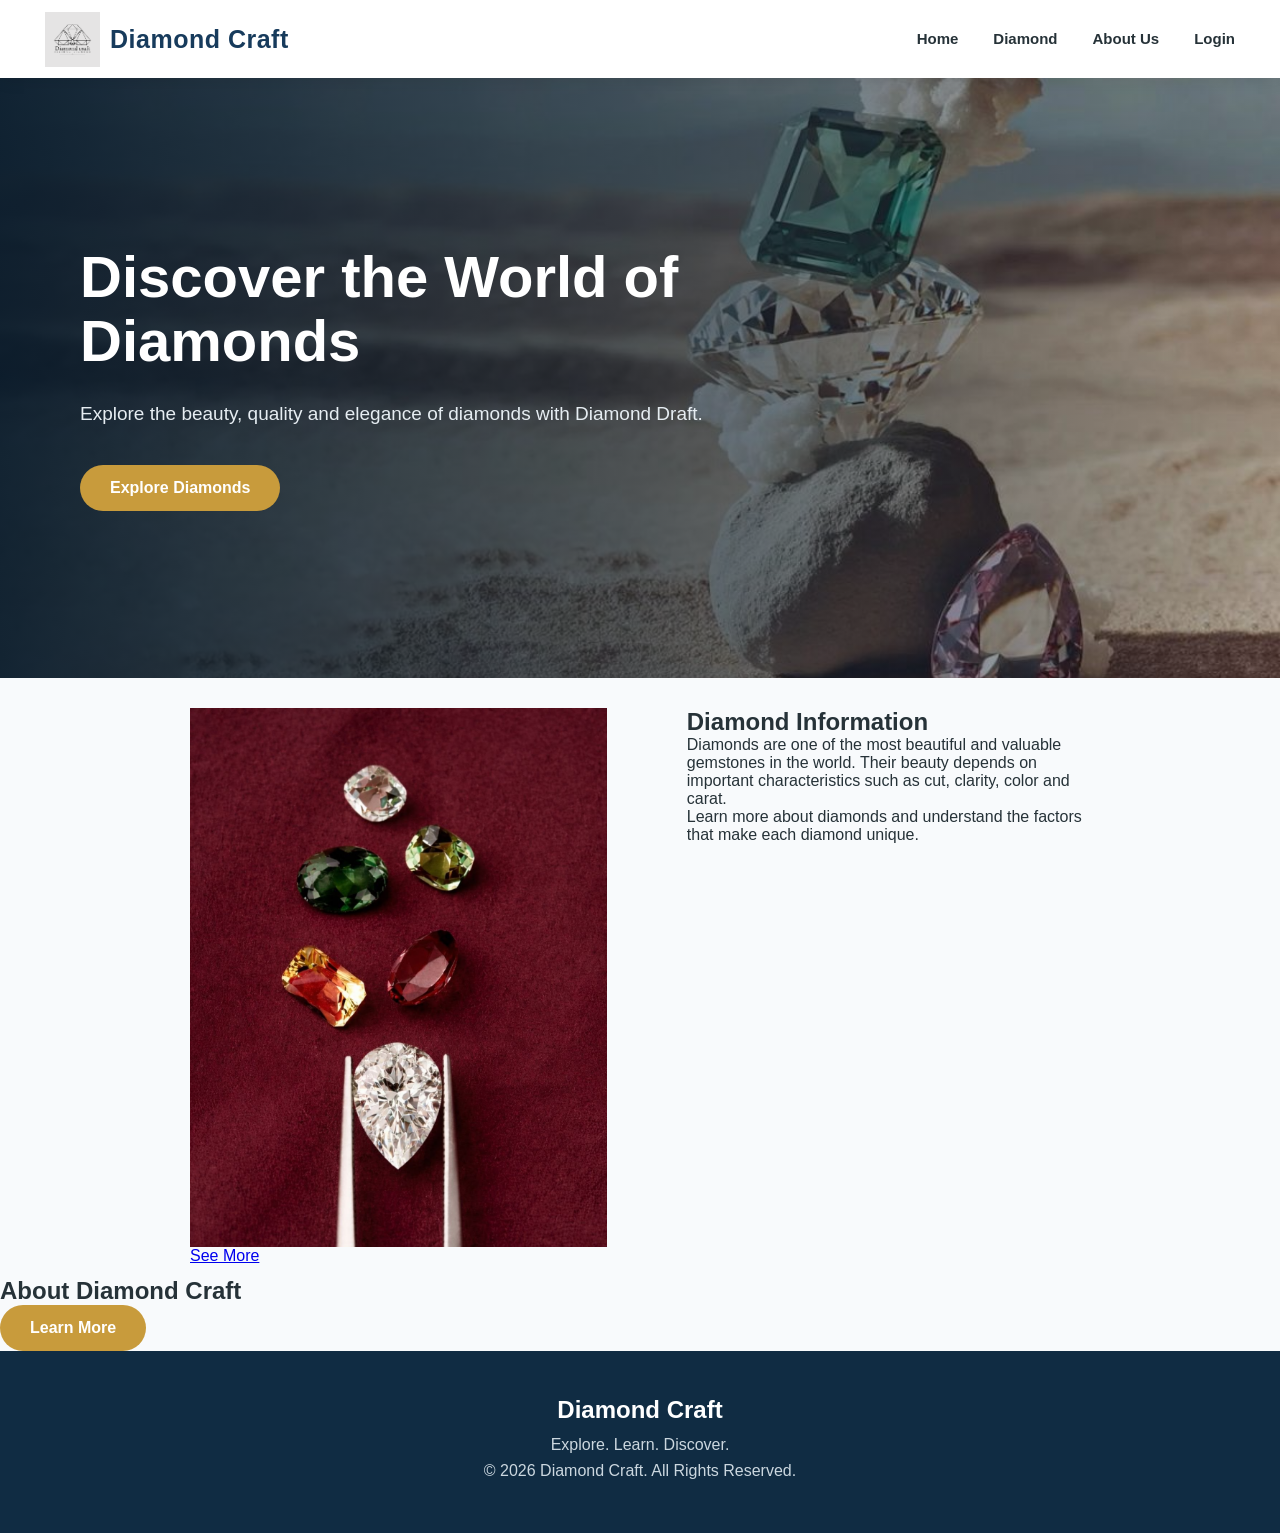
<file: index.html>
<!DOCTYPE html>
<html lang="en">
<head>
    <meta charset="UTF-8">
    <meta name="viewport" content="width=device-width, initial-scale=1.0">
    <title>Diamond Draft</title>
    <link rel="stylesheet" href="style.css">
</head>

<body>

<header>
    <nav class="navbar">

        <div class="logo">
             <img src="Diamond craft.png" alt="Diamond Draft Logo">
             Diamond Craft
        </div>

        <ul class="nav-links">
            <li><a href="index.html">Home</a></li>
            <li><a href="diamond.html">Diamond</a></li>
            <li><a href="about.html">About Us</a></li>

            <li class="login-dropdown">
                <button onclick="toggleLogin()">Login</button>

                <div class="dropdown-menu" id="loginMenu">
                    <a href="admin-login.html">Admin Login</a>
                    <a href="new-user.html">New User</a>
                </div>
            </li>
        </ul>

    </nav>
</header>


<section class="hero">

    <div class="hero-content">
        <h1>Discover the World of Diamonds</h1>

        <p>
            Explore the beauty, quality and elegance of diamonds
            with Diamond Draft.
        </p>

        <a href="diamond.html" class="hero-button">
            Explore Diamonds
        </a>
    </div>

</section>


<section class="diamond-section">

    <div class="diamond-image">
        <img src="WhatsApp Image 2026-09-27 at 7.56.11 PM.jpeg"
             alt="Diamond">
        
        <a href="diamond.html" class="see-more">
            See More
        </a>
    </div>


    <div class="diamond-text">

        <h2>Diamond Information</h2>

        <p>
            Diamonds are one of the most beautiful and valuable
            gemstones in the world. Their beauty depends on important
            characteristics such as cut, clarity, color and carat.
        </p>

        <p>
            Learn more about diamonds and understand the factors
            that make each diamond unique.
        </p>

    </div>

</section>




   

<section class="about-preview">

    <h2>About Diamond Craft</h2>

    

    <a href="about.html" class="main-button">
        Learn More
    </a>

</section>


<footer>

    <div class="footer-content">

        <h2> Diamond Craft</h2>

        <p>
            Explore. Learn. Discover.
        </p>

        <p>
            © 2026 Diamond Craft. All Rights Reserved.
        </p>

    </div>

</footer>


<script src="script.js"></script>

</body>
</html>
</file>
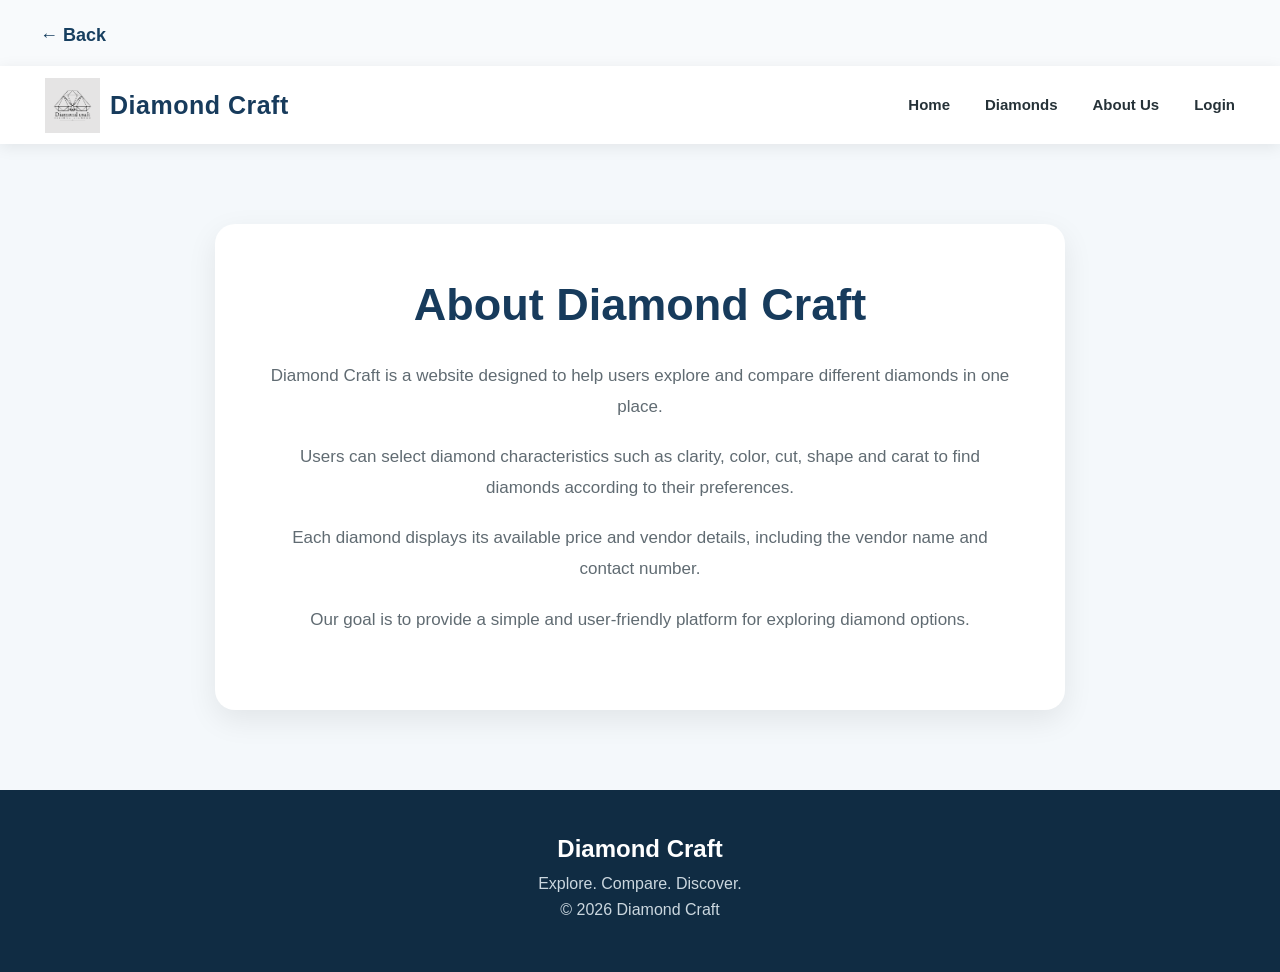
<file: about.html>
<!DOCTYPE html>
<html lang="en">

<head>

    <meta charset="UTF-8">

    <meta name="viewport" content="width=device-width, initial-scale=1.0">

    <title>About Us - Diamond Draft</title>

    <link rel="stylesheet" href="style.css">

</head>

<body>

<button class="back-btn" onclick="goBack()">← Back</button>
<header>

    <nav class="navbar">

        <div class="logo">
            <img src="Diamond craft.png" alt="Diamond Draft Logo">
            Diamond Craft
        </div>


        <ul class="nav-links">

            <li>
                <a href="index.html">
                    Home
                </a>
            </li>

            <li>
                <a href="diamonds.html">
                    Diamonds
                </a>
            </li>

            <li>
                <a href="about.html">
                    About Us
                </a>
            </li>


            <li class="login-dropdown">

                <button onclick="toggleLogin()">
                    Login 
                </button>


                <div class="dropdown-menu" id="loginMenu">

                    <a href="admin-login.html">
                        Admin Login
                    </a>

                    <a href="new-user.html">
                        New User
                    </a>

                </div>

            </li>

        </ul>

    </nav>

</header>



<section class="about-page">

    <div class="about-content">

        <h1>
            About Diamond Craft
        </h1>


        <p>
            Diamond Craft is a website designed to help users
            explore and compare different diamonds in one place.
        </p>


        <p>
            Users can select diamond characteristics such as
            clarity, color, cut, shape and carat to find diamonds
            according to their preferences.
        </p>


        <p>
            Each diamond displays its available price and vendor
            details, including the vendor name and contact number.
        </p>


        <p>
            Our goal is to provide a simple and user-friendly
            platform for exploring diamond options.
        </p>

    </div>

</section>



<footer>

    <h2>
        Diamond Craft
    </h2>

    <p>
        Explore. Compare. Discover.
    </p>

    <p>
        © 2026 Diamond Craft
    </p>

</footer>



<script src="script.js"></script>

</body>

</html>
</file>
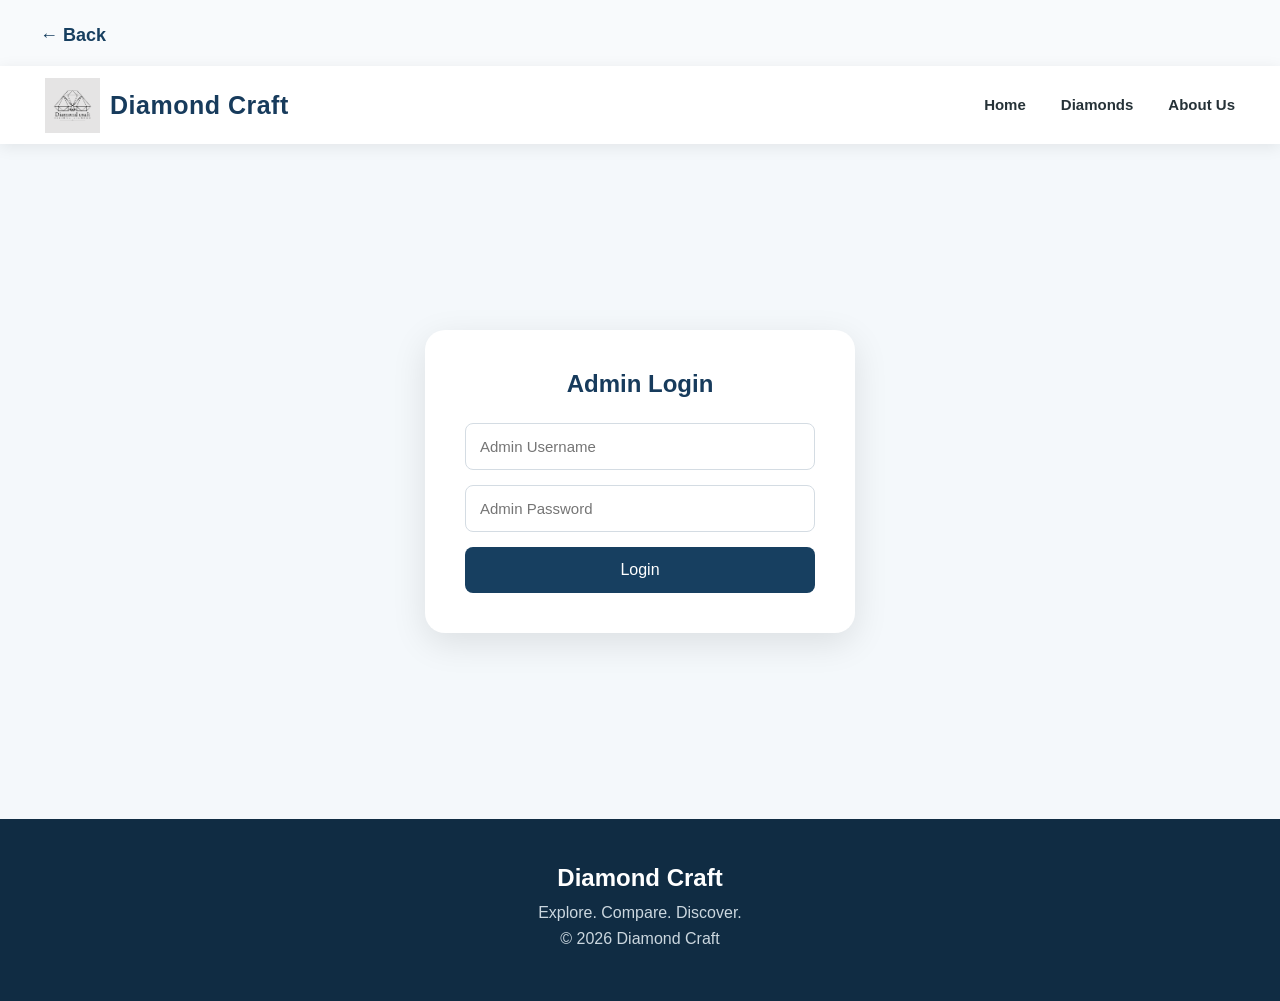
<file: admin-login.html>
<!DOCTYPE html>
<html lang="en">

<head>

    <meta charset="UTF-8">

    <meta name="viewport"
          content="width=device-width, initial-scale=1.0">

    <title>Admin Login - Diamond Draft</title>

    <link rel="stylesheet" href="style.css">

</head>

<body>
    <button class="back-btn" onclick="goBack()">← Back</button>

<header>

    <nav class="navbar">

        <div class="logo">
            <img src="Diamond craft.png" alt="Diamond Draft Logo">
             Diamond Craft
        </div>

        <ul class="nav-links">

            <li>
                <a href="index.html">Home</a>
            </li>

            <li>
                <a href="diamond.html">Diamonds</a>
            </li>

            <li>
                <a href="about.html">About Us</a>
            </li>

        </ul>

    </nav>

</header>


<section class="form-section">

    <div class="form-box">

        <h2>
            Admin Login
        </h2>

        <form action="register.php" method="POST">

            <input
                type="text"
                name="username"
                placeholder="Admin Username"
                required>

            <input
                type="password"
                name="password"
                placeholder="Admin Password"
                required>

            <button type="submit">
                Login
            </button>

        </form>

    </div>

</section>


<footer>

    <h2>
         Diamond Craft
    </h2>

    <p>
        Explore. Compare. Discover.
    </p>

    <p>
        © 2026 Diamond Craft
    </p>

</footer>
<script src="script.js"></script>

</body>

</html>
</file>
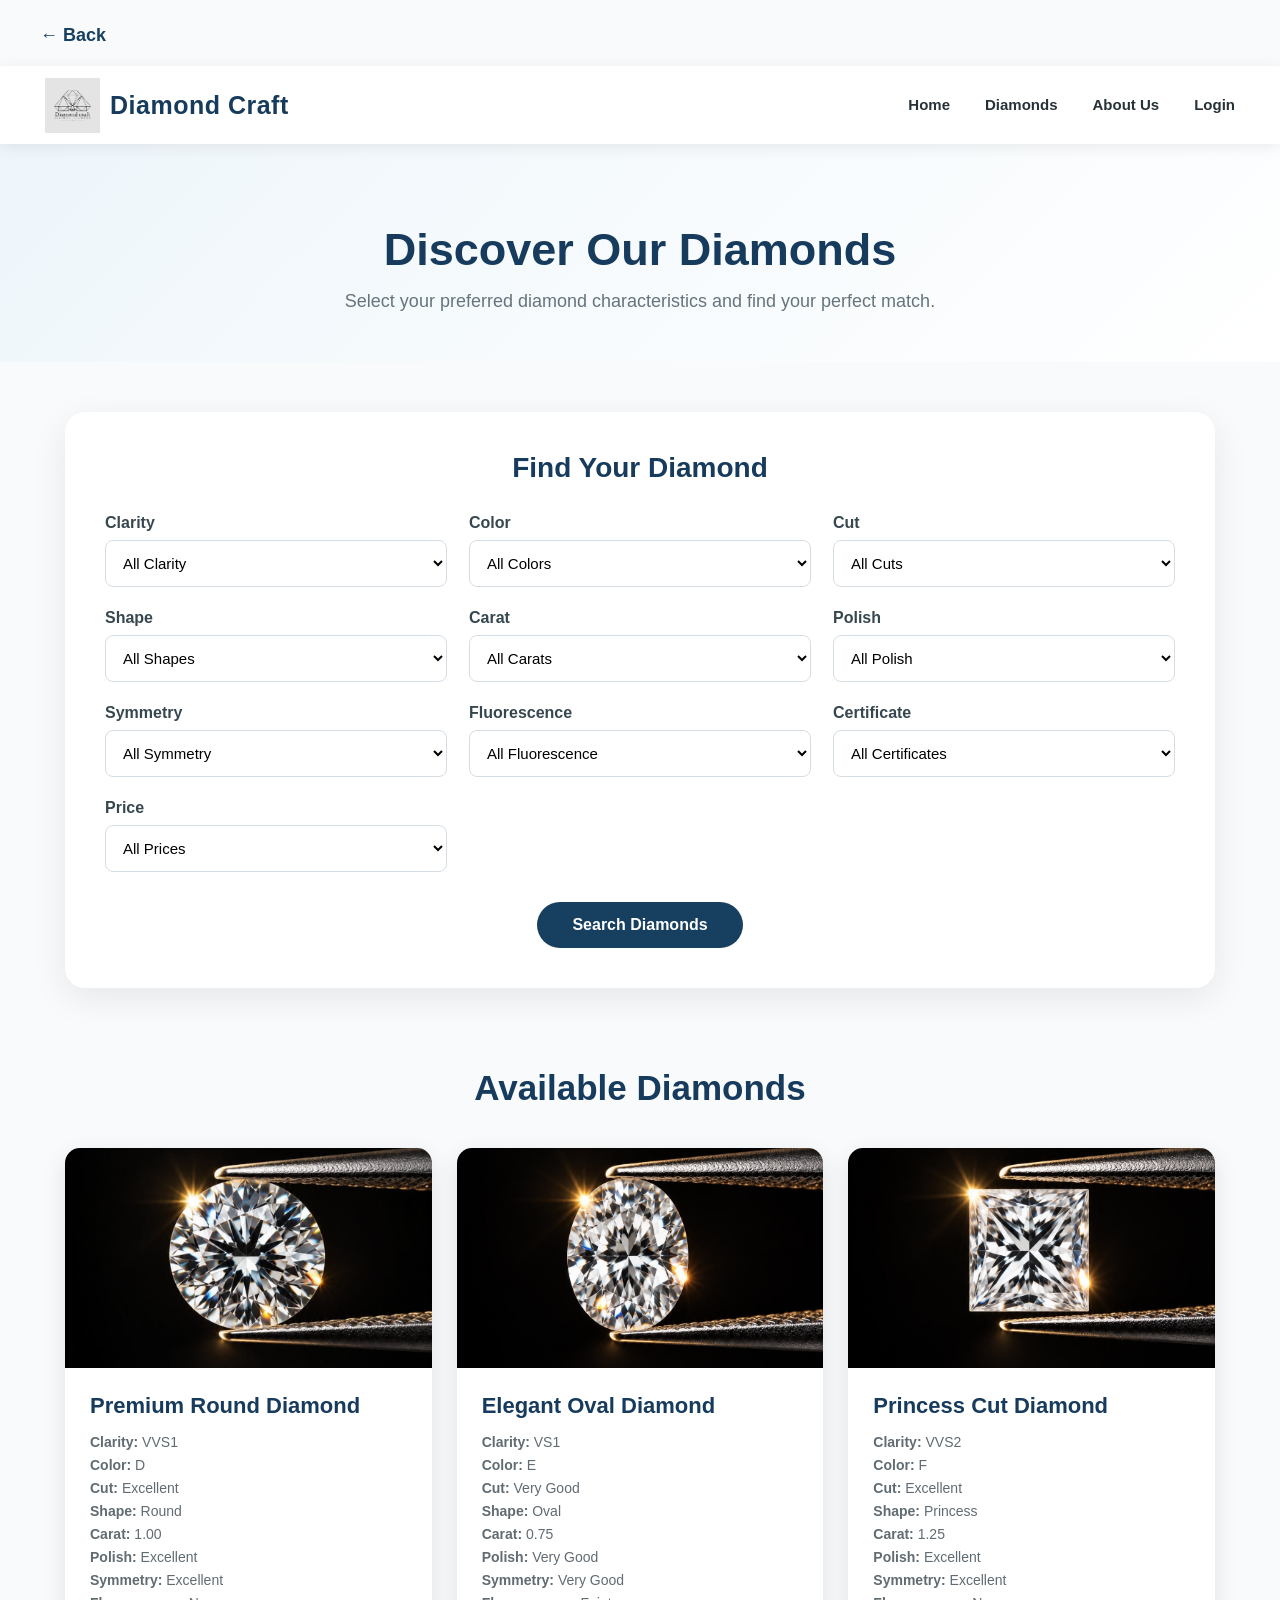
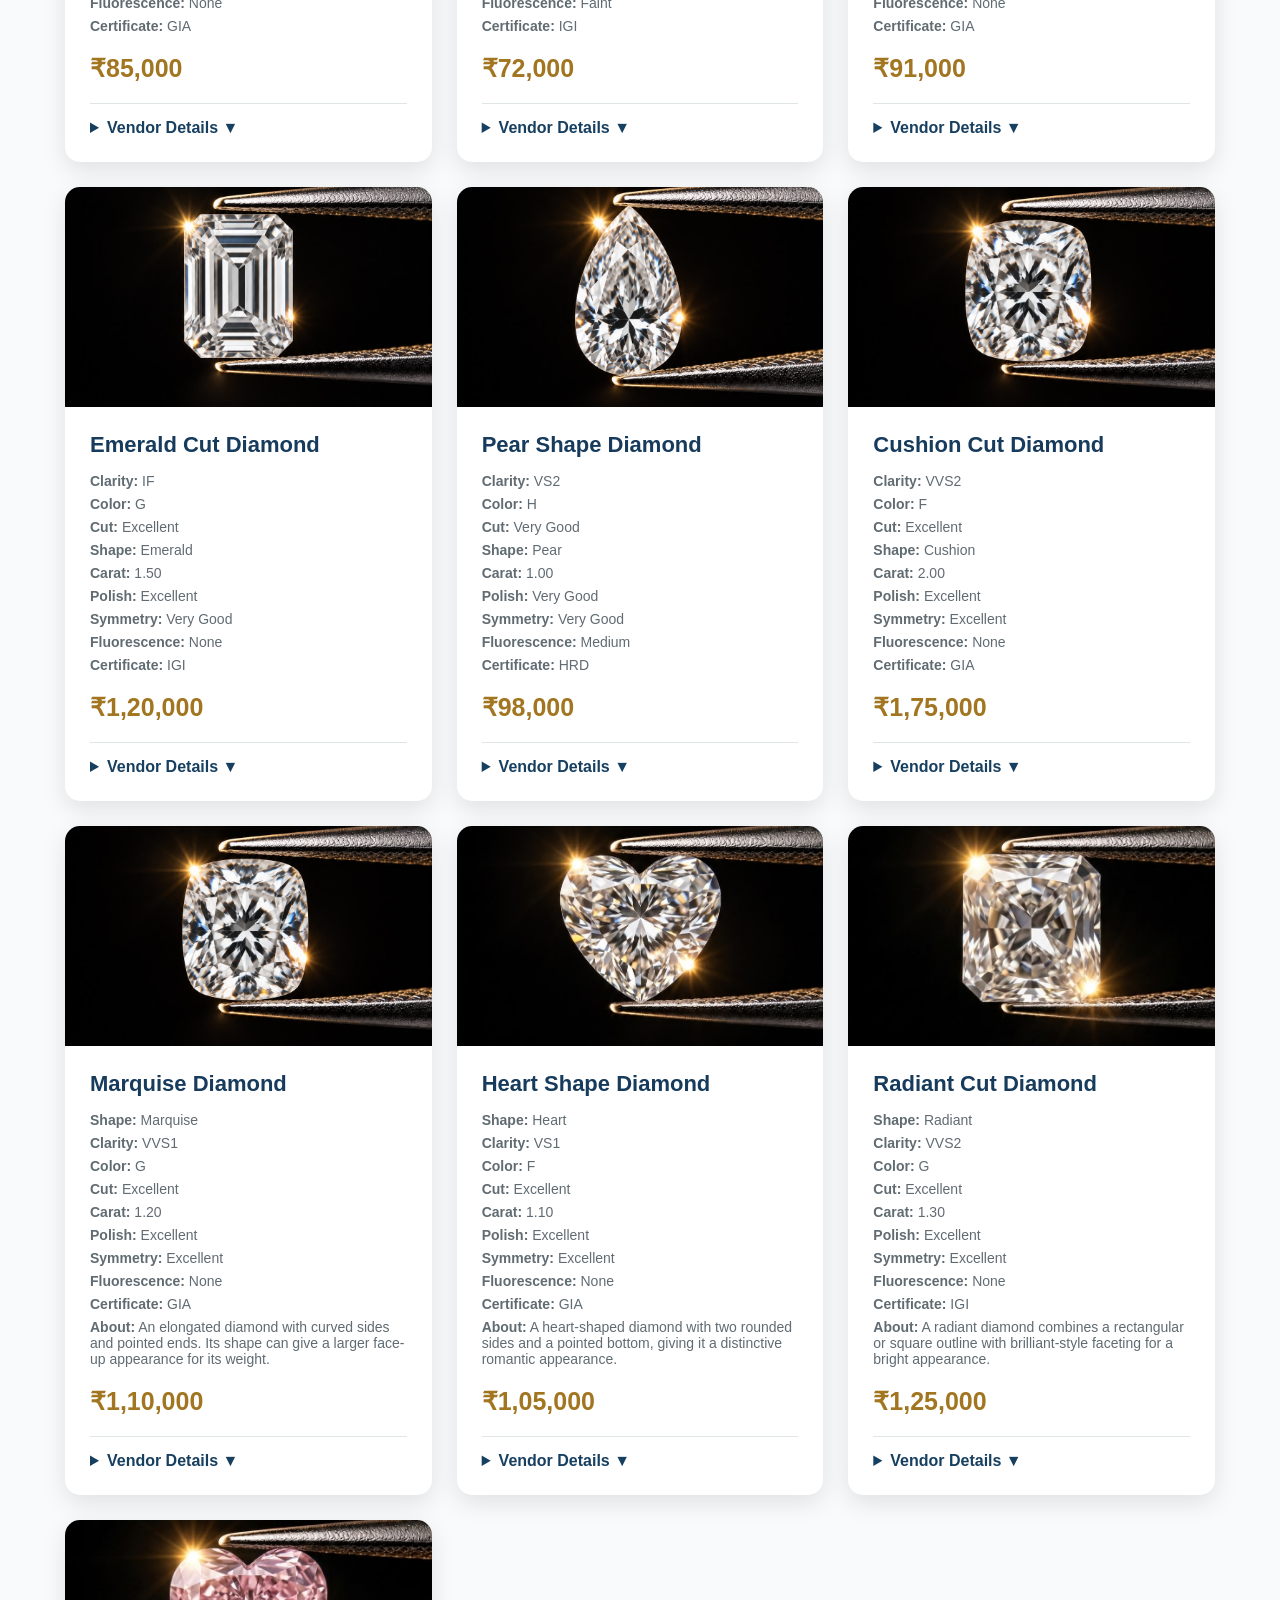
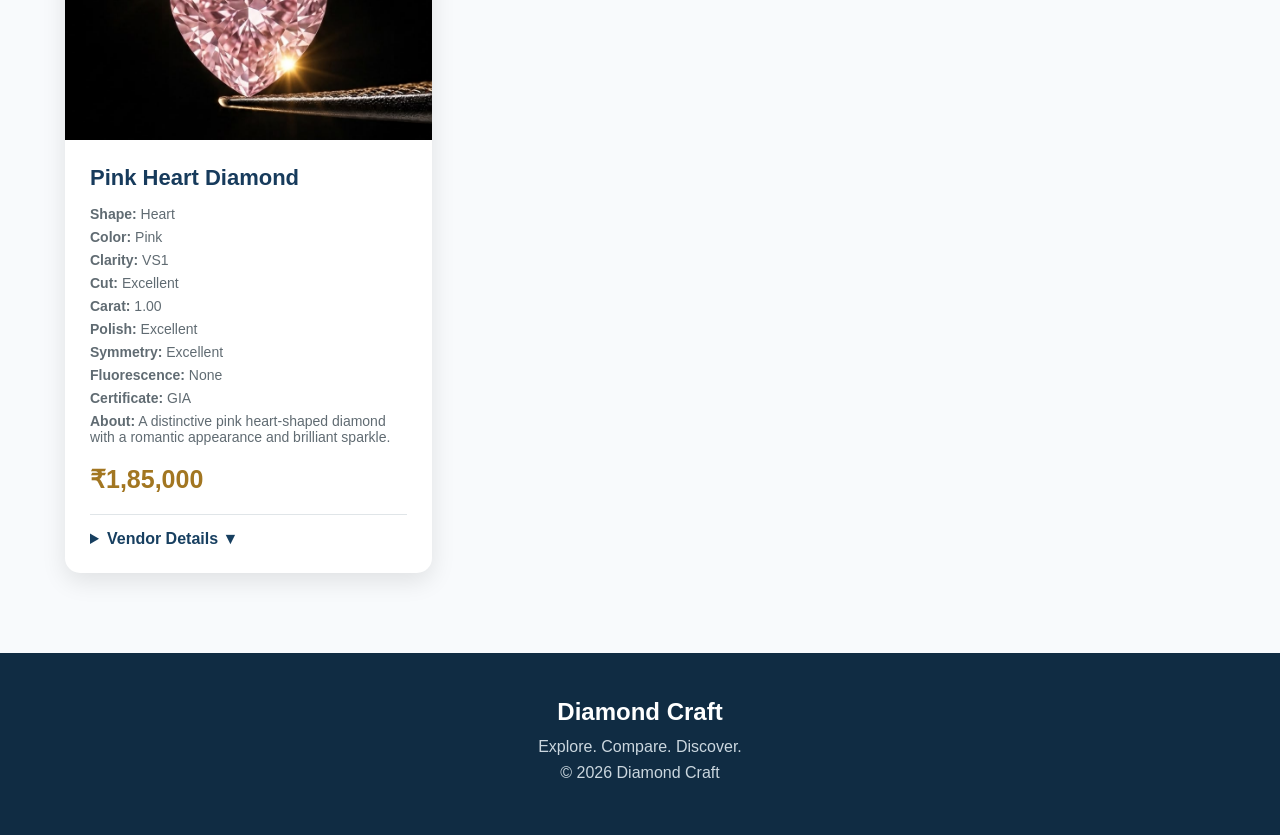
<file: diamond.html>
<!DOCTYPE html>
<html lang="en">

<head>

    <meta charset="UTF-8">

    <meta name="viewport" content="width=device-width, initial-scale=1.0">

    <title>Diamonds - Diamond Draft</title>

    <link rel="stylesheet" href="style.css">

</head>

<body>
<button class="back-btn" onclick="goBack()">← Back</button>
<!-- ================= NAVIGATION ================= -->

<header>

    <nav class="navbar">

        <div class="logo">
            <img src="Diamond craft.png" alt="Diamond Draft Logo">
            Diamond Craft
        </div>

        <ul class="nav-links">

            <li>
                <a href="index.html">Home</a>
            </li>

            <li>
                <a href="diamond.html">Diamonds</a>
            </li>

            <li>
                <a href="about.html">About Us</a>
            </li>

            <li class="login-dropdown">

                <button onclick="toggleLogin()">
                    Login 
                </button>

                <div class="dropdown-menu" id="loginMenu">

                    <a href="admin-login.html">
                        Admin Login
                    </a>

                    <a href="new-user.html">
                        New User
                    </a>

                </div>

            </li>

        </ul>

    </nav>

</header>


<!-- ================= PAGE HEADING ================= -->

<section class="diamond-page-heading">

    <h1>
        Discover Our Diamonds
    </h1>

    <p>
        Select your preferred diamond characteristics and find your perfect match.
    </p>

</section>


<!-- ================= FILTER SECTION ================= -->

<section class="filter-section">

    <h2>
        Find Your Diamond
    </h2>

    <div class="filters">


        <!-- CLARITY -->

        <div class="filter-box">

            <label for="clarity">
                Clarity
            </label>

            <select id="clarity">

                <option value="all">
                    All Clarity
                </option>

                <option value="FL">
                    FL - Flawless
                </option>

                <option value="IF">
                    IF - Internally Flawless
                </option>

                <option value="VVS1">
                    VVS1
                </option>

                <option value="VVS2">
                    VVS2
                </option>

                <option value="VS1">
                    VS1
                </option>

                <option value="VS2">
                    VS2
                </option>

                <option value="SI1">
                    SI1
                </option>

                <option value="SI2">
                    SI2
                </option>

            </select>

        </div>


        <!-- COLOR -->

        <div class="filter-box">

            <label for="color">
                Color
            </label>

            <select id="color">

                <option value="all">
                    All Colors
                </option>

                <option value="D">
                    D
                </option>

                <option value="E">
                    E
                </option>

                <option value="F">
                    F
                </option>

                <option value="G">
                    G
                </option>

                <option value="H">
                    H
                </option>

                <option value="I">
                    I
                </option>

                <option value="J">
                    J
                </option>

            </select>

        </div>


        <!-- CUT -->

        <div class="filter-box">

            <label for="cut">
                Cut
            </label>

            <select id="cut">

                <option value="all">
                    All Cuts
                </option>

                <option value="Excellent">
                    Excellent
                </option>

                <option value="Very Good">
                    Very Good
                </option>

                <option value="Good">
                    Good
                </option>

                <option value="Fair">
                    Fair
                </option>

            </select>

        </div>


        <!-- SHAPE -->

        <div class="filter-box">

            <label for="shape">
                Shape
            </label>

            <select id="shape">

                <option value="all">
                    All Shapes
                </option>

                <option value="Round">
                    Round
                </option>

                <option value="Princess">
                    Princess
                </option>

                <option value="Oval">
                    Oval
                </option>

                <option value="Emerald">
                    Emerald
                </option>

                <option value="Pear">
                    Pear
                </option>

                <option value="Marquise">
                    Marquise
                </option>

                <option value="Cushion">
                    Cushion
                </option>

                <option value="Radiant">
                    Radiant
                </option>

                <option value="Heart">
                    Heart
                </option>

            </select>

        </div>


        <!-- CARAT -->

        <div class="filter-box">

            <label for="carat">
                Carat
            </label>

            <select id="carat">

                <option value="all">
                    All Carats
                </option>

                <option value="0.50">
                    0.50 Carat
                </option>

                <option value="0.75">
                    0.75 Carat
                </option>

                <option value="1.00">
                    1.00 Carat
                </option>

                <option value="1.25">
                    1.25 Carat
                </option>

                <option value="1.50">
                    1.50 Carat
                </option>

                <option value="2.00">
                    2.00 Carat
                </option>

            </select>

        </div>


        <!-- POLISH -->

        <div class="filter-box">

            <label for="polish">
                Polish
            </label>

            <select id="polish">

                <option value="all">
                    All Polish
                </option>

                <option value="Excellent">
                    Excellent
                </option>

                <option value="Very Good">
                    Very Good
                </option>

                <option value="Good">
                    Good
                </option>

            </select>

        </div>


        <!-- SYMMETRY -->

        <div class="filter-box">

            <label for="symmetry">
                Symmetry
            </label>

            <select id="symmetry">

                <option value="all">
                    All Symmetry
                </option>

                <option value="Excellent">
                    Excellent
                </option>

                <option value="Very Good">
                    Very Good
                </option>

                <option value="Good">
                    Good
                </option>

            </select>

        </div>


        <!-- FLUORESCENCE -->

        <div class="filter-box">

            <label for="fluorescence">
                Fluorescence
            </label>

            <select id="fluorescence">

                <option value="all">
                    All Fluorescence
                </option>

                <option value="None">
                    None
                </option>

                <option value="Faint">
                    Faint
                </option>

                <option value="Medium">
                    Medium
                </option>

                <option value="Strong">
                    Strong
                </option>

            </select>

        </div>


        <!-- CERTIFICATE -->

        <div class="filter-box">

            <label for="certificate">
                Certificate
            </label>

            <select id="certificate">

                <option value="all">
                    All Certificates
                </option>

                <option value="GIA">
                    GIA
                </option>

                <option value="IGI">
                    IGI
                </option>

                <option value="HRD">
                    HRD
                </option>

            </select>

        </div>


        <!-- PRICE -->

        <div class="filter-box">

            <label for="price">
                Price
            </label>

            <select id="price">

                <option value="all">
                    All Prices
                </option>

                <option value="50000">
                    Below ₹50,000
                </option>

                <option value="75000">
                    Below ₹75,000
                </option>

                <option value="100000">
                    Below ₹1,00,000
                </option>

                <option value="150000">
                    Below ₹1,50,000
                </option>

                <option value="200000">
                    Below ₹2,00,000
                </option>

            </select>

        </div>

    </div>


    <button
        class="search-button"
        onclick="filterDiamonds()">

        Search Diamonds

    </button>

</section>


<!-- ================= RESULTS ================= -->

<section class="results-section">

    <h2>
        Available Diamonds
    </h2>


    <div class="diamond-grid">


        <!-- DIAMOND 1 -->

        <div
            class="diamond-card"

            data-clarity="VVS1"
            data-color="D"
            data-cut="Excellent"
            data-shape="Round"
            data-carat="1.00"
            data-polish="Excellent"
            data-symmetry="Excellent"
            data-fluorescence="None"
            data-certificate="GIA"
            data-price="85000"
        >

            <img
                src="WhatsApp Image 2026-09-27 at 7.27.51 PM (2).jpeg"
                alt="Diamond">

            <div class="diamond-details">

                <h3>
                    Premium Round Diamond
                </h3>

                <p>
                    <strong>Clarity:</strong> VVS1
                </p>

                <p>
                    <strong>Color:</strong> D
                </p>

                <p>
                    <strong>Cut:</strong> Excellent
                </p>

                <p>
                    <strong>Shape:</strong> Round
                </p>

                <p>
                    <strong>Carat:</strong> 1.00
                </p>

                <p>
                    <strong>Polish:</strong> Excellent
                </p>

                <p>
                    <strong>Symmetry:</strong> Excellent
                </p>

                <p>
                    <strong>Fluorescence:</strong> None
                </p>

                <p>
                    <strong>Certificate:</strong> GIA
                </p>


                <div class="price">
                    ₹85,000
                </div>


                <details>

                    <summary>
                        Vendor Details ▼
                    </summary>

                    <div class="vendor-details">

                        <p>
                            <strong>Name:</strong>
                            Ruby Diamond House
                        </p>

                        <p>
                            <strong>Contact:</strong>
                            9876543210
                        </p>

                    </div>

                </details>

            </div>

        </div>


        <!-- DIAMOND 2 -->

        <div
            class="diamond-card"

            data-clarity="VS1"
            data-color="E"
            data-cut="Very Good"
            data-shape="Oval"
            data-carat="0.75"
            data-polish="Very Good"
            data-symmetry="Very Good"
            data-fluorescence="Faint"
            data-certificate="IGI"
            data-price="72000"
        >

            <img
                src="WhatsApp Image 2026-09-27 at 8.18.45 PM.jpeg"
                alt="Diamond">

            <div class="diamond-details">

                <h3>
                    Elegant Oval Diamond
                </h3>

                <p>
                    <strong>Clarity:</strong> VS1
                </p>

                <p>
                    <strong>Color:</strong> E
                </p>

                <p>
                    <strong>Cut:</strong> Very Good
                </p>

                <p>
                    <strong>Shape:</strong> Oval
                </p>

                <p>
                    <strong>Carat:</strong> 0.75
                </p>

                <p>
                    <strong>Polish:</strong> Very Good
                </p>

                <p>
                    <strong>Symmetry:</strong> Very Good
                </p>

                <p>
                    <strong>Fluorescence:</strong> Faint
                </p>

                <p>
                    <strong>Certificate:</strong> IGI
                </p>


                <div class="price">
                    ₹72,000
                </div>


                <details>

                    <summary>
                        Vendor Details ▼
                    </summary>

                    <div class="vendor-details">

                        <p>
                            <strong>Name:</strong>
                            Royal Gems
                        </p>

                        <p>
                            <strong>Contact:</strong>
                            9825012345
                        </p>

                    </div>

                </details>

            </div>

        </div>


        <!-- DIAMOND 3 -->

        <div
            class="diamond-card"

            data-clarity="VVS2"
            data-color="F"
            data-cut="Excellent"
            data-shape="Princess"
            data-carat="1.25"
            data-polish="Excellent"
            data-symmetry="Excellent"
            data-fluorescence="None"
            data-certificate="GIA"
            data-price="91000"
        >

            <img
                src="WhatsApp Image 2026-09-27 at 8.20.35 PM.jpeg"
                alt="Diamond">

            <div class="diamond-details">

                <h3>
                    Princess Cut Diamond
                </h3>

                <p>
                    <strong>Clarity:</strong> VVS2
                </p>

                <p>
                    <strong>Color:</strong> F
                </p>

                <p>
                    <strong>Cut:</strong> Excellent
                </p>

                <p>
                    <strong>Shape:</strong> Princess
                </p>

                <p>
                    <strong>Carat:</strong> 1.25
                </p>

                <p>
                    <strong>Polish:</strong> Excellent
                </p>

                <p>
                    <strong>Symmetry:</strong> Excellent
                </p>

                <p>
                    <strong>Fluorescence:</strong> None
                </p>

                <p>
                    <strong>Certificate:</strong> GIA
                </p>


                <div class="price">
                    ₹91,000
                </div>


                <details>

                    <summary>
                        Vendor Details ▼
                    </summary>

                    <div class="vendor-details">

                        <p>
                            <strong>Name:</strong>
                            Diamond World
                        </p>

                        <p>
                            <strong>Contact:</strong>
                            9898989898
                        </p>

                    </div>

                </details>

            </div>

        </div>


        <!-- DIAMOND 4 -->

        <div
            class="diamond-card"

            data-clarity="IF"
            data-color="G"
            data-cut="Excellent"
            data-shape="Emerald"
            data-carat="1.50"
            data-polish="Excellent"
            data-symmetry="Very Good"
            data-fluorescence="None"
            data-certificate="IGI"
            data-price="120000"
        >

            <img
                src="WhatsApp Image 2026-09-27 at 8.24.58 PM.jpeg"
                alt="Diamond">

            <div class="diamond-details">

                <h3>
                    Emerald Cut Diamond
                </h3>

                <p>
                    <strong>Clarity:</strong> IF
                </p>

                <p>
                    <strong>Color:</strong> G
                </p>

                <p>
                    <strong>Cut:</strong> Excellent
                </p>

                <p>
                    <strong>Shape:</strong> Emerald
                </p>

                <p>
                    <strong>Carat:</strong> 1.50
                </p>

                <p>
                    <strong>Polish:</strong> Excellent
                </p>

                <p>
                    <strong>Symmetry:</strong> Very Good
                </p>

                <p>
                    <strong>Fluorescence:</strong> None
                </p>

                <p>
                    <strong>Certificate:</strong> IGI
                </p>


                <div class="price">
                    ₹1,20,000
                </div>


                <details>

                    <summary>
                        Vendor Details ▼
                    </summary>

                    <div class="vendor-details">

                        <p>
                            <strong>Name:</strong>
                            Surat Diamond Hub
                        </p>

                        <p>
                            <strong>Contact:</strong>
                            9876501234
                        </p>

                    </div>

                </details>

            </div>

        </div>


        <!-- DIAMOND 5 -->

        <div
            class="diamond-card"

            data-clarity="VS2"
            data-color="H"
            data-cut="Very Good"
            data-shape="Pear"
            data-carat="1.00"
            data-polish="Very Good"
            data-symmetry="Very Good"
            data-fluorescence="Medium"
            data-certificate="HRD"
            data-price="98000"
        >

            <img
                src="WhatsApp Image 2026-09-27 at 8.34.02 PM.jpeg"
                alt="Diamond">

            <div class="diamond-details">

                <h3>
                    Pear Shape Diamond
                </h3>

                <p>
                    <strong>Clarity:</strong> VS2
                </p>

                <p>
                    <strong>Color:</strong> H
                </p>

                <p>
                    <strong>Cut:</strong> Very Good
                </p>

                <p>
                    <strong>Shape:</strong> Pear
                </p>

                <p>
                    <strong>Carat:</strong> 1.00
                </p>

                <p>
                    <strong>Polish:</strong> Very Good
                </p>

                <p>
                    <strong>Symmetry:</strong> Very Good
                </p>

                <p>
                    <strong>Fluorescence:</strong> Medium
                </p>

                <p>
                    <strong>Certificate:</strong> HRD
                </p>


                <div class="price">
                    ₹98,000
                </div>


                <details>

                    <summary>
                        Vendor Details ▼
                    </summary>

                    <div class="vendor-details">

                        <p>
                            <strong>Name:</strong>
                            Surat Gems
                        </p>

                        <p>
                            <strong>Contact:</strong>
                            9812345678
                        </p>

                    </div>

                </details>

            </div>

        </div>


        <!-- DIAMOND 6 -->

        <div
            class="diamond-card"

            data-clarity="VVS2"
            data-color="F"
            data-cut="Excellent"
            data-shape="Cushion"
            data-carat="2.00"
            data-polish="Excellent"
            data-symmetry="Excellent"
            data-fluorescence="None"
            data-certificate="GIA"
            data-price="175000"
        >

            <img
                src="WhatsApp Image 2026-09-27 at 8.34.11 PM.jpeg"
                alt="Diamond">

            <div class="diamond-details">

                <h3>
                    Cushion Cut Diamond
                </h3>

                <p>
                    <strong>Clarity:</strong> VVS2
                </p>

                <p>
                    <strong>Color:</strong> F
                </p>

                <p>
                    <strong>Cut:</strong> Excellent
                </p>

                <p>
                    <strong>Shape:</strong> Cushion
                </p>

                <p>
                    <strong>Carat:</strong> 2.00
                </p>

                <p>
                    <strong>Polish:</strong> Excellent
                </p>

                <p>
                    <strong>Symmetry:</strong> Excellent
                </p>

                <p>
                    <strong>Fluorescence:</strong> None
                </p>

                <p>
                    <strong>Certificate:</strong> GIA
                </p>


                <div class="price">
                    ₹1,75,000
                </div>
                


                <details>

                    <summary>
                        Vendor Details ▼
                    </summary>

                    <div class="vendor-details">

                        <p>
                            <strong>Name:</strong>
                            Royal Diamond Traders
                        </p>

                        <p>
                            <strong>Contact:</strong>
                            9867894561
                        </p>

                    </div>

                </details>

            </div>

        

    </div>
    <div
    class="diamond-card"

    data-clarity="VVS1"
    data-color="G"
    data-cut="Excellent"
    data-shape="Marquise"
    data-carat="1.20"
    data-polish="Excellent"
    data-symmetry="Excellent"
    data-fluorescence="None"
    data-certificate="GIA"
    data-price="110000"
>

    <img
        src="WhatsApp Image 2026-09-27 at 8.34.11 PM.jpeg"
        alt="Marquise Diamond">

    <div class="diamond-details">

        <h3>
            Marquise Diamond
        </h3>

        <p>
            <strong>Shape:</strong> Marquise
        </p>

        <p>
            <strong>Clarity:</strong> VVS1
        </p>

        <p>
            <strong>Color:</strong> G
        </p>

        <p>
            <strong>Cut:</strong> Excellent
        </p>

        <p>
            <strong>Carat:</strong> 1.20
        </p>

        <p>
            <strong>Polish:</strong> Excellent
        </p>

        <p>
            <strong>Symmetry:</strong> Excellent
        </p>

        <p>
            <strong>Fluorescence:</strong> None
        </p>

        <p>
            <strong>Certificate:</strong> GIA
        </p>

        <p>
            <strong>About:</strong>
            An elongated diamond with curved sides and pointed ends.
            Its shape can give a larger face-up appearance for its weight.
        </p>

        <div class="price">
            ₹1,10,000
        </div>

        <details>

            <summary>
                Vendor Details ▼
            </summary>

            <div class="vendor-details">

                <p>
                    <strong>Name:</strong>
                    Royal Diamond Traders
                </p>

                <p>
                    <strong>Contact:</strong>
                    9867894561
                </p>

            </div>

        </details>

    </div>

</div>
<div
    class="diamond-card"

    data-clarity="VS1"
    data-color="F"
    data-cut="Excellent"
    data-shape="Heart"
    data-carat="1.10"
    data-polish="Excellent"
    data-symmetry="Excellent"
    data-fluorescence="None"
    data-certificate="GIA"
    data-price="105000"
>

    <img
        src="WhatsApp Image 2026-09-27 at 9.15.06 PM.jpeg"
        alt="Heart Shape Diamond">

    <div class="diamond-details">

        <h3>
            Heart Shape Diamond
        </h3>

        <p>
            <strong>Shape:</strong> Heart
        </p>

        <p>
            <strong>Clarity:</strong> VS1
        </p>

        <p>
            <strong>Color:</strong> F
        </p>

        <p>
            <strong>Cut:</strong> Excellent
        </p>

        <p>
            <strong>Carat:</strong> 1.10
        </p>

        <p>
            <strong>Polish:</strong> Excellent
        </p>

        <p>
            <strong>Symmetry:</strong> Excellent
        </p>

        <p>
            <strong>Fluorescence:</strong> None
        </p>

        <p>
            <strong>Certificate:</strong> GIA
        </p>

        <p>
            <strong>About:</strong>
            A heart-shaped diamond with two rounded sides and a
            pointed bottom, giving it a distinctive romantic appearance.
        </p>

        <div class="price">
            ₹1,05,000
        </div>

        <details>

            <summary>
                Vendor Details ▼
            </summary>

            <div class="vendor-details">

                <p>
                    <strong>Name:</strong>
                    Diamond World
                </p>

                <p>
                    <strong>Contact:</strong>
                    9898989898
                </p>

            </div>

        </details>

    </div>

</div>
<div
    class="diamond-card"

    data-clarity="VVS2"
    data-color="G"
    data-cut="Excellent"
    data-shape="Radiant"
    data-carat="1.30"
    data-polish="Excellent"
    data-symmetry="Excellent"
    data-fluorescence="None"
    data-certificate="IGI"
    data-price="125000"
>

    <img
        src="WhatsApp Image 2026-09-27 at 9.18.39 PM.jpeg"
        alt="Radiant Cut Diamond">

    <div class="diamond-details">

        <h3>
            Radiant Cut Diamond
        </h3>

        <p>
            <strong>Shape:</strong> Radiant
        </p>

        <p>
            <strong>Clarity:</strong> VVS2
        </p>

        <p>
            <strong>Color:</strong> G
        </p>

        <p>
            <strong>Cut:</strong> Excellent
        </p>

        <p>
            <strong>Carat:</strong> 1.30
        </p>

        <p>
            <strong>Polish:</strong> Excellent
        </p>

        <p>
            <strong>Symmetry:</strong> Excellent
        </p>

        <p>
            <strong>Fluorescence:</strong> None
        </p>

        <p>
            <strong>Certificate:</strong> IGI
        </p>

        <p>
            <strong>About:</strong>
            A radiant diamond combines a rectangular or square outline
            with brilliant-style faceting for a bright appearance.
        </p>

        <div class="price">
            ₹1,25,000
        </div>

        <details>

            <summary>
                Vendor Details ▼
            </summary>

            <div class="vendor-details">

                <p>
                    <strong>Name:</strong>
                    Royal Gems
                </p>

                <p>
                    <strong>Contact:</strong>
                    9825012345
                </p>

            </div>

        </details>

    </div>

</div>
<div
    class="diamond-card"

    data-clarity="VS1"
    data-color="Pink"
    data-cut="Excellent"
    data-shape="Heart"
    data-carat="1.00"
    data-polish="Excellent"
    data-symmetry="Excellent"
    data-fluorescence="None"
    data-certificate="GIA"
    data-price="185000"
>

    <img
        src="WhatsApp Image 2026-09-27 at 9.22.22 PM.jpeg"
        alt="Pink Heart Diamond">

    <div class="diamond-details">

        <h3>
            Pink Heart Diamond
        </h3>

        <p>
            <strong>Shape:</strong> Heart
        </p>

        <p>
            <strong>Color:</strong> Pink
        </p>

        <p>
            <strong>Clarity:</strong> VS1
        </p>

        <p>
            <strong>Cut:</strong> Excellent
        </p>

        <p>
            <strong>Carat:</strong> 1.00
        </p>

        <p>
            <strong>Polish:</strong> Excellent
        </p>

        <p>
            <strong>Symmetry:</strong> Excellent
        </p>

        <p>
            <strong>Fluorescence:</strong> None
        </p>

        <p>
            <strong>Certificate:</strong> GIA
        </p>

        <p>
            <strong>About:</strong>
            A distinctive pink heart-shaped diamond with a romantic
            appearance and brilliant sparkle.
        </p>

        <div class="price">
            ₹1,85,000
        </div>

        <details>

            <summary>
                Vendor Details ▼
            </summary>

            <div class="vendor-details">

                <p>
                    <strong>Name:</strong>
                    Pink Diamond House
                </p>

                <p>
                    <strong>Contact:</strong>
                    9876543210
                </p>

            </div>

        </details>

    </div>

</div>
</div>

</section>

<div id="noResults" class="no-results" style="display: none;">

    <h2>No Diamonds Found</h2>

    <p>
        We couldn't find a diamond matching your selected requirements.
    </p>

    <p>
        You can place a request and we will help you find it.
    </p>

    <a href="request.html" class="request-btn">
        Place Request
    </a>

</div>
<!-- ================= FOOTER ================= -->

<footer>

    <h2>
         Diamond Craft
    </h2>

    <p>
        Explore. Compare. Discover.
    </p>

    <p>
        © 2026 Diamond  Craft
    </p>

</footer>


<script src="script.js"></script>

</body>

</html>
</file>
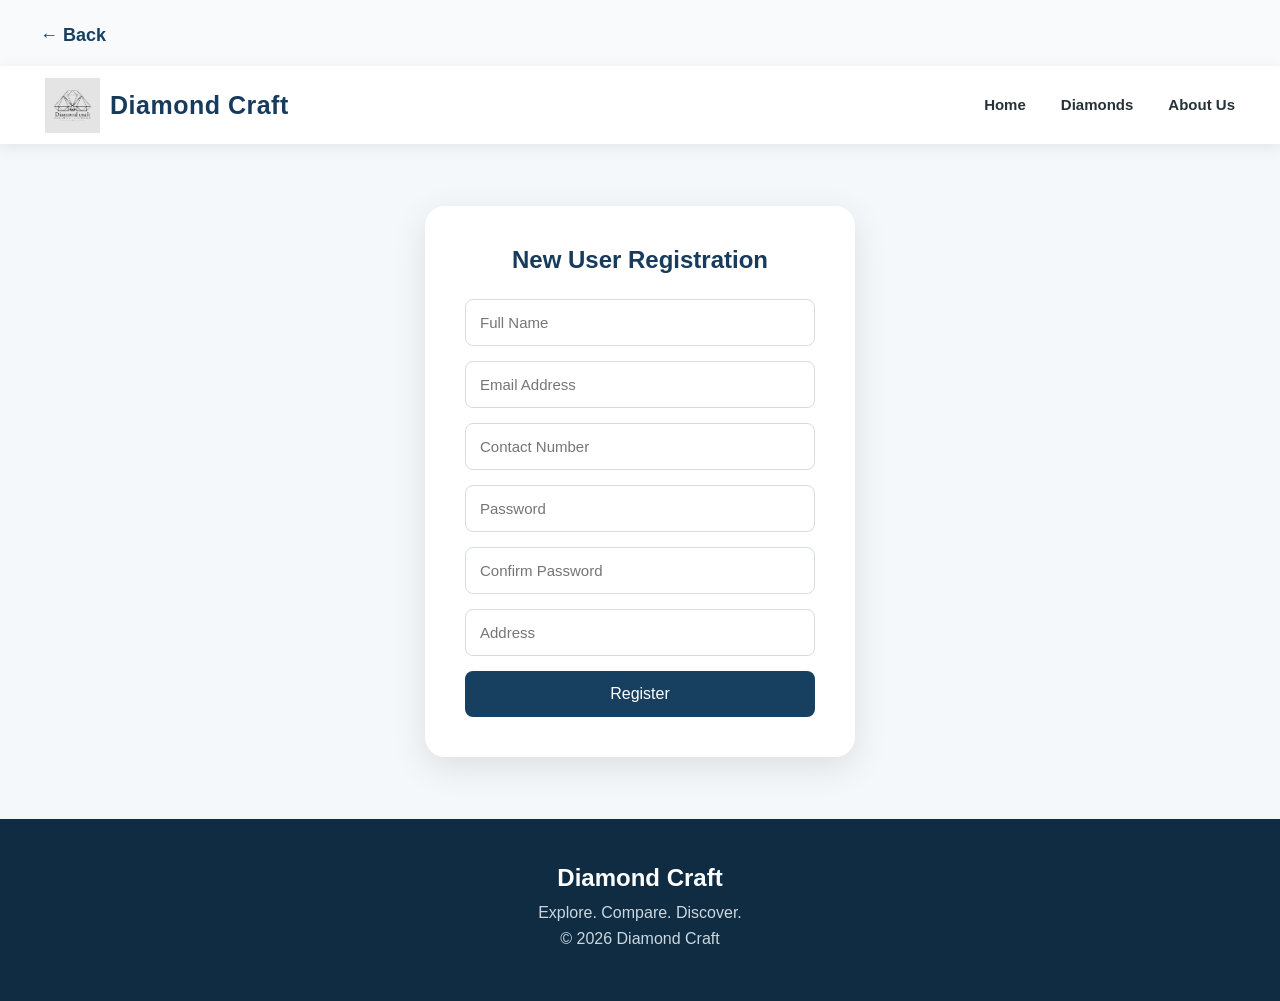
<file: new-user.html>
<!DOCTYPE html>
<html lang="en">

<head>

    <meta charset="UTF-8">

    <meta name="viewport"
          content="width=device-width, initial-scale=1.0">

    <title>New User - Diamond Craft</title>

    <link rel="stylesheet"
          href="style.css">

</head>

<body>
<button class="back-btn" onclick="goBack()">← Back</button>

<header>

    <nav class="navbar">

        <div class="logo">
            <img src="Diamond craft.png" alt="Diamond Draft Logo">
            Diamond Craft
        </div>

        <ul class="nav-links">

            <li>
                <a href="index.html">
                    Home
                </a>
            </li>

            <li>
                <a href="diamonds.html">
                    Diamonds
                </a>
            </li>

            <li>
                <a href="about.html">
                    About Us
                </a>
            </li>

        </ul>

    </nav>

</header>


<section class="form-section">

    <div class="form-box">

        <h2>
            New User Registration
        </h2>


        <form action="register.php"
              method="POST">


            <input
                type="text"
                name="name"
                placeholder="Full Name"
                required>


            <input
                type="email"
                name="email"
                placeholder="Email Address"
                required>


            <input
                type="tel"
                name="phone"
                placeholder="Contact Number"
                required>


            <input
                type="password"
                name="password"
                placeholder="Password"
                required>


            <input
                type="password"
                name="confirm_password"
                placeholder="Confirm Password"
                required>


            <input
                type="text"
                name="address"
                placeholder="Address"
                required>


            <button type="submit">
                Register
            </button>


        </form>

    </div>

</section>


<footer>

    <h2>
         Diamond Craft
    </h2>

    <p>
        Explore. Compare. Discover.
    </p>

    <p>
        © 2026 Diamond Craft
    </p>

</footer>

<script src="script.js"></script>
</body>

</html>
</file>
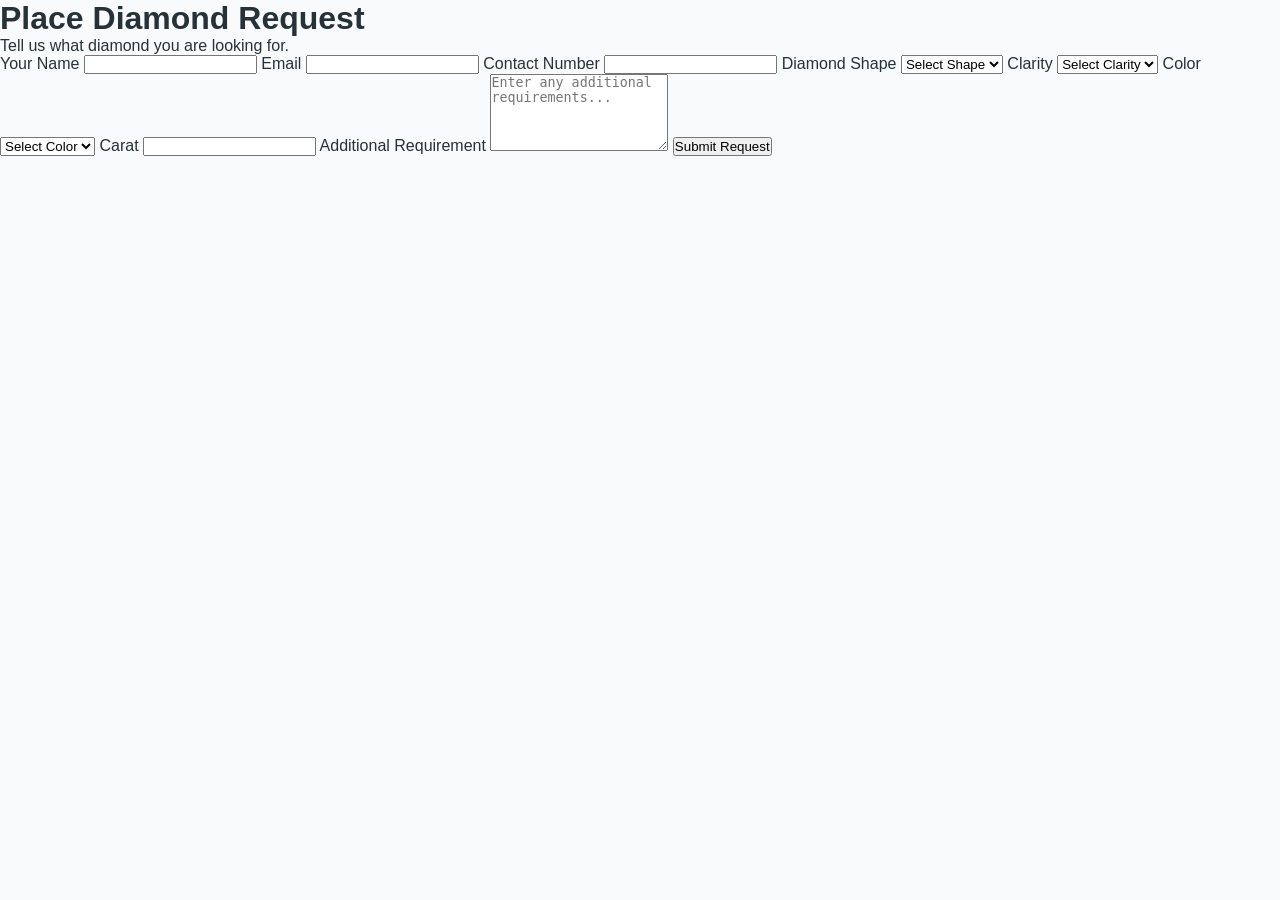
<file: request.html>
<!DOCTYPE html>
<html>

<head>

    <title>Place Diamond Request - Diamond Draft</title>

    <link rel="stylesheet" href="style.css">

</head>

<body>

    <div class="request-page">

        <h1>Place Diamond Request</h1>

        <p>
            Tell us what diamond you are looking for.
        </p>

        <form action="request.php" method="POST">

            <label>Your Name</label>
            <input type="text" name="name" required>

            <label>Email</label>
            <input type="email" name="email" required>

            <label>Contact Number</label>
            <input type="text" name="phone" required>

            <label>Diamond Shape</label>

            <select name="shape" required>

                <option value="">Select Shape</option>
                <option>Round</option>
                <option>Princess</option>
                <option>Oval</option>
                <option>Emerald</option>
                <option>Pear</option>
                <option>Marquise</option>
                <option>Cushion</option>
                <option>Radiant</option>
                <option>Heart</option>

            </select>

            <label>Clarity</label>

            <select name="clarity" required>

                <option value="">Select Clarity</option>
                <option>FL</option>
                <option>IF</option>
                <option>VVS1</option>
                <option>VVS2</option>
                <option>VS1</option>
                <option>VS2</option>
                <option>SI1</option>
                <option>SI2</option>

            </select>

            <label>Color</label>

            <select name="color" required>

                <option value="">Select Color</option>
                <option>D</option>
                <option>E</option>
                <option>F</option>
                <option>G</option>
                <option>H</option>
                <option>I</option>
                <option>J</option>
                <option>Pink</option>

            </select>

            <label>Carat</label>

            <input
                type="number"
                name="carat"
                step="0.01"
                min="0"
                required
            >

            <label>Additional Requirement</label>

            <textarea
                name="message"
                rows="5"
                placeholder="Enter any additional requirements..."
            ></textarea>

            <button type="submit">
                Submit Request
            </button>

        </form>

    </div>

</body>

</html>
</file>
<file: style.css>
* {
    margin: 0;
    padding: 0;
    box-sizing: border-box;
}

body {
    font-family: Arial, Helvetica, sans-serif;
    background: #f8fafc;
    color: #263238;
}


/* ================= NAVBAR ================= */

header {
    width: 100%;
    background: #ffffff;
    box-shadow: 0 3px 15px rgba(0, 0, 0, 0.08);
    position: relative;
    z-index: 100;
}

.navbar {
    max-width: 1250px;
    margin: auto;
    height: 78px;
    padding: 0 30px;

    display: flex;
    align-items: center;
    justify-content: space-between;
}

.logo {
    font-size: 25px;
    font-weight: bold;
    color: #173b5c;
    letter-spacing: 0.5px;
}

.nav-links {
    list-style: none;
    display: flex;
    align-items: center;
    gap: 35px;
}

.nav-links li {
    position: relative;
}

.nav-links a,
.login-dropdown button {
    text-decoration: none;
    color: #263238;
    font-size: 15px;
    font-weight: 600;
    border: none;
    background: none;
    cursor: pointer;
}

.nav-links a:hover,
.login-dropdown button:hover {
    color: #b8860b;
}


/* Login Dropdown */

.login-dropdown {
    position: relative;
}

.dropdown-menu {
    display: none;

    position: absolute;
    right: 0;
    top: 35px;

    width: 180px;
    background: white;

    border-radius: 10px;

    box-shadow: 0 8px 25px rgba(0,0,0,0.15);

    overflow: hidden;
}

.dropdown-menu.show {
    display: block;
}

.dropdown-menu a {
    display: block;
    padding: 13px 18px;
    color: #333;
}

.dropdown-menu a:hover {
    background: #f1f6fa;
}


/* ================= HERO ================= */

.hero {
    min-height: 600px;

    display: flex;
    align-items: center;

    background:
        linear-gradient(
            90deg,
            rgba(7, 26, 43, 0.94),
            rgba(7, 26, 43, 0.65),
            rgba(7, 26, 43, 0.25)
        ),
        url("WhatsApp\ Image\ 2026-09-27\ at\ 9.23.13\ PM.jpeg");

    background-size: cover;
    background-position: center;

    padding: 80px;
}

.hero-content {
    max-width: 650px;
    color: white;
}

.hero-content h1 {
    font-size: 58px;
    line-height: 1.1;
    margin-bottom: 25px;
}

.hero-content p {
    font-size: 19px;
    line-height: 1.7;
    color: #e6edf2;
    margin-bottom: 35px;
}

.hero-button,
.main-button {
    display: inline-block;

    padding: 14px 30px;

    background: #c89b3c;
    color: white;

    text-decoration: none;

    border-radius: 30px;

    font-weight: bold;

    transition: 0.3s;
}

.hero-button:hover,
.main-button:hover {
    background: #a77c25;
    transform: translateY(-2px);
}
.logo {
    display: flex;
    align-items: center;
    gap: 10px;
    height: 60px;
}

.logo img {
    width: 55px ;
    height: 55px ;
    max-width: 55px ; 
    max-height: 55px ;
    object-fit: contain ;
    display: block ;
}

.logo span {
    font-size: 24px;
    font-weight: bold;
    color: #173f60;
}

/* ================= HOME DIAMOND SECTION ================= */
.diamond-section {
    width: 900px;
    margin: 30px auto;
    display: flex;
    align-items: left;
    gap: 80px;
}
.diamond-section .diamond-image img {
    width: 100%;
    height: 100%;
    object-fit: cover;
    display: block;
}

    
   


.home-diamond-content h2 {
    font-size: 42px;
    color: #173b5c;

    margin-bottom: 25px;
}

.home-diamond-content p {
    font-size: 17px;
    line-height: 1.8;

    color: #606b72;

    margin-bottom: 18px;
}


/* ================= ABOUT SECTION ================= */

.home-about {
    padding: 100px 30px;

    background:
        linear-gradient(
            135deg,
            #edf5fa,
            #ffffff
        );

    text-align: center;
}

.home-about-content {
    max-width: 850px;
    margin: auto;
}

.home-about-content h2 {
    font-size: 42px;
    color: #173b5c;

    margin-bottom: 25px;
}

.home-about-content p {
    font-size: 17px;
    line-height: 1.8;

    color: #606b72;

    margin-bottom: 18px;
}


/* ================= DIAMOND PAGE ================= */

.diamond-page-heading {
    text-align: center;

    padding: 80px 20px 50px;

    background:
        linear-gradient(
            135deg,
            #eef6fb,
            #ffffff
        );
}

.diamond-page-heading h1 {
    font-size: 45px;
    color: #173b5c;

    margin-bottom: 15px;
}

.diamond-page-heading p {
    font-size: 18px;
    color: #66747d;
}


/* Filters */

.filter-section {
    max-width: 1150px;

    margin: 50px auto;

    padding: 40px;

    background: white;

    border-radius: 20px;

    box-shadow: 0 10px 35px rgba(0,0,0,0.08);
}

.filter-section h2 {
    text-align: center;

    color: #173b5c;

    font-size: 28px;

    margin-bottom: 30px;
}

.filters {
    display: grid;

    grid-template-columns: repeat(3, 1fr);

    gap: 22px;
}

.filter-box label {
    display: block;

    font-weight: bold;

    margin-bottom: 8px;

    color: #37474f;
}

.filter-box select {
    width: 100%;

    padding: 13px;

    border: 1px solid #d6dee5;

    border-radius: 8px;

    background: white;

    font-size: 15px;
}

.search-button {
    display: block;

    margin: 30px auto 0;

    padding: 14px 35px;

    border: none;

    border-radius: 30px;

    background: #173f60;

    color: white;

    font-size: 16px;

    font-weight: bold;

    cursor: pointer;
}

.search-button:hover {
    background: #245b82;
}


/* Diamond Cards */

.results-section {
    max-width: 1200px;

    margin: 80px auto;

    padding: 0 25px;
}

.results-section h2 {
    text-align: center;

    color: #173b5c;

    font-size: 35px;

    margin-bottom: 40px;
}


.diamond-grid {
    width: 100%;
    max-width: 1200px;
    margin: 40px auto;

    display: grid;
    grid-template-columns: repeat(3, 1fr);
    gap: 25px;
}

.diamond-card {
    width: 100%;
    background: white;
    border-radius: 15px;
    overflow: hidden;
    box-shadow: 0 8px 25px rgba(0,0,0,0.10);
}
.diamond-card img {
    width: 100%;
    height: 220px;
    object-fit: cover;
    display: block;
}


.diamond-details {
    padding: 25px;
}

.diamond-details h3 {
    color: #173b5c;

    font-size: 22px;

    margin-bottom: 15px;
}

.diamond-details p {
    color: #606b72;

    margin: 7px 0;

    font-size: 14px;
}

.price {
    color: #a27621;

    font-size: 25px;

    font-weight: bold;

    margin: 20px 0;
}

.diamond-details details {
    border-top: 1px solid #e0e5e8;

    padding-top: 15px;
}

.diamond-details summary {
    cursor: pointer;

    color: #173f60;

    font-weight: bold;
}

.vendor-details {
    margin-top: 15px;

    padding: 15px;

    background: #f3f7fa;

    border-radius: 8px;
}


/* ================= ABOUT PAGE ================= */

.about-page {
    min-height: 70vh;

    display: flex;

    align-items: center;
    justify-content: center;

    padding: 80px 20px;

    background: #f4f8fb;
}

.about-content {
    max-width: 850px;

    background: white;

    padding: 55px;

    border-radius: 20px;

    box-shadow: 0 10px 30px rgba(0,0,0,0.08);

    text-align: center;
}

.about-content h1 {
    font-size: 45px;

    color: #173b5c;

    margin-bottom: 30px;
}

.about-content p {
    font-size: 17px;

    line-height: 1.8;

    color: #606b72;

    margin-bottom: 20px;
}


/* ================= FORM ================= */

.form-section {
    min-height: 75vh;

    display: flex;

    justify-content: center;
    align-items: center;

    padding: 60px 20px;

    background: #f4f8fb;
}

.form-box {
    width: 430px;

    background: white;

    padding: 40px;

    border-radius: 20px;

    box-shadow: 0 10px 35px rgba(0,0,0,0.1);
}

.form-box h2 {
    text-align: center;

    color: #173b5c;

    margin-bottom: 25px;
}

.form-box input {
    width: 100%;

    padding: 14px;

    margin-bottom: 15px;

    border: 1px solid #d4dce3;

    border-radius: 8px;

    font-size: 15px;
}

.form-box button {
    width: 100%;

    padding: 14px;

    border: none;

    border-radius: 8px;

    background: #173f60;

    color: white;

    font-size: 16px;

    cursor: pointer;
}


/* ================= FOOTER ================= */

footer {
    background: #102c43;

    color: white;

    text-align: center;

    padding: 45px 20px;
}

footer h2 {
    margin-bottom: 12px;
}

footer p {
    color: #cbd7df;

    margin: 8px;
}


/* ================= RESPONSIVE ================= */

@media (max-width: 900px) {

    .nav-links {
        gap: 15px;
    }

    .hero {
        padding: 60px 35px;
    }

    .hero-content h1 {
        font-size: 45px;
    }

    .home-diamond {
        grid-template-columns: 1fr;
    }

    .diamond-grid {
        grid-template-columns: 1fr 1fr;
    }

    .filters {
        grid-template-columns: 1fr 1fr;
    }
}


@media (max-width: 600px) {

    .navbar {
        height: auto;

        padding: 20px;

        flex-direction: column;

        gap: 20px;
    }

    .nav-links {
        flex-wrap: wrap;

        justify-content: center;
    }

    .hero {
        min-height: 500px;

        padding: 40px 25px;
    }

    .hero-content h1 {
        font-size: 38px;
    }

    .hero-content p {
        font-size: 16px;
    }

    .diamond-grid {
        grid-template-columns: 1fr;
    }

    .filters {
        grid-template-columns: 1fr;
    }

    .filter-section {
        margin: 30px 15px;
        padding: 25px;
    }

    .home-diamond {
        margin: 60px auto;
    }

    .home-diamond-content h2 {
        font-size: 32px;
    }
}
.request-box {
    width: 80%;
    max-width: 700px;
    margin: 50px auto;
    padding: 35px;
    text-align: center;
    background: #f8f5ef;
    border-radius: 15px;
    box-shadow: 0 5px 20px rgba(0,0,0,0.10);
}

.request-box h2 {
    color: #173f60;
    margin-bottom: 15px;
}

.request-box p {
    color: #555;
    margin-bottom: 25px;
}

.request-btn {
    display: inline-block;
    padding: 12px 25px;
    background: #b58a24;
    color: white;
    text-decoration: none;
    border-radius: 25px;
    font-weight: bold;
}

.request-btn:hover {
    background: #8f6c18;
}
.back-btn {
    background: none;
    border: none;
    color: #173f60;
    font-size: 18px;
    font-weight: 600;
    cursor: pointer;
    padding: 10px 20px;
    margin: 15px 0 10px 20px;
}

.back-btn:hover {
    color: #b58a24;
}
</file>
